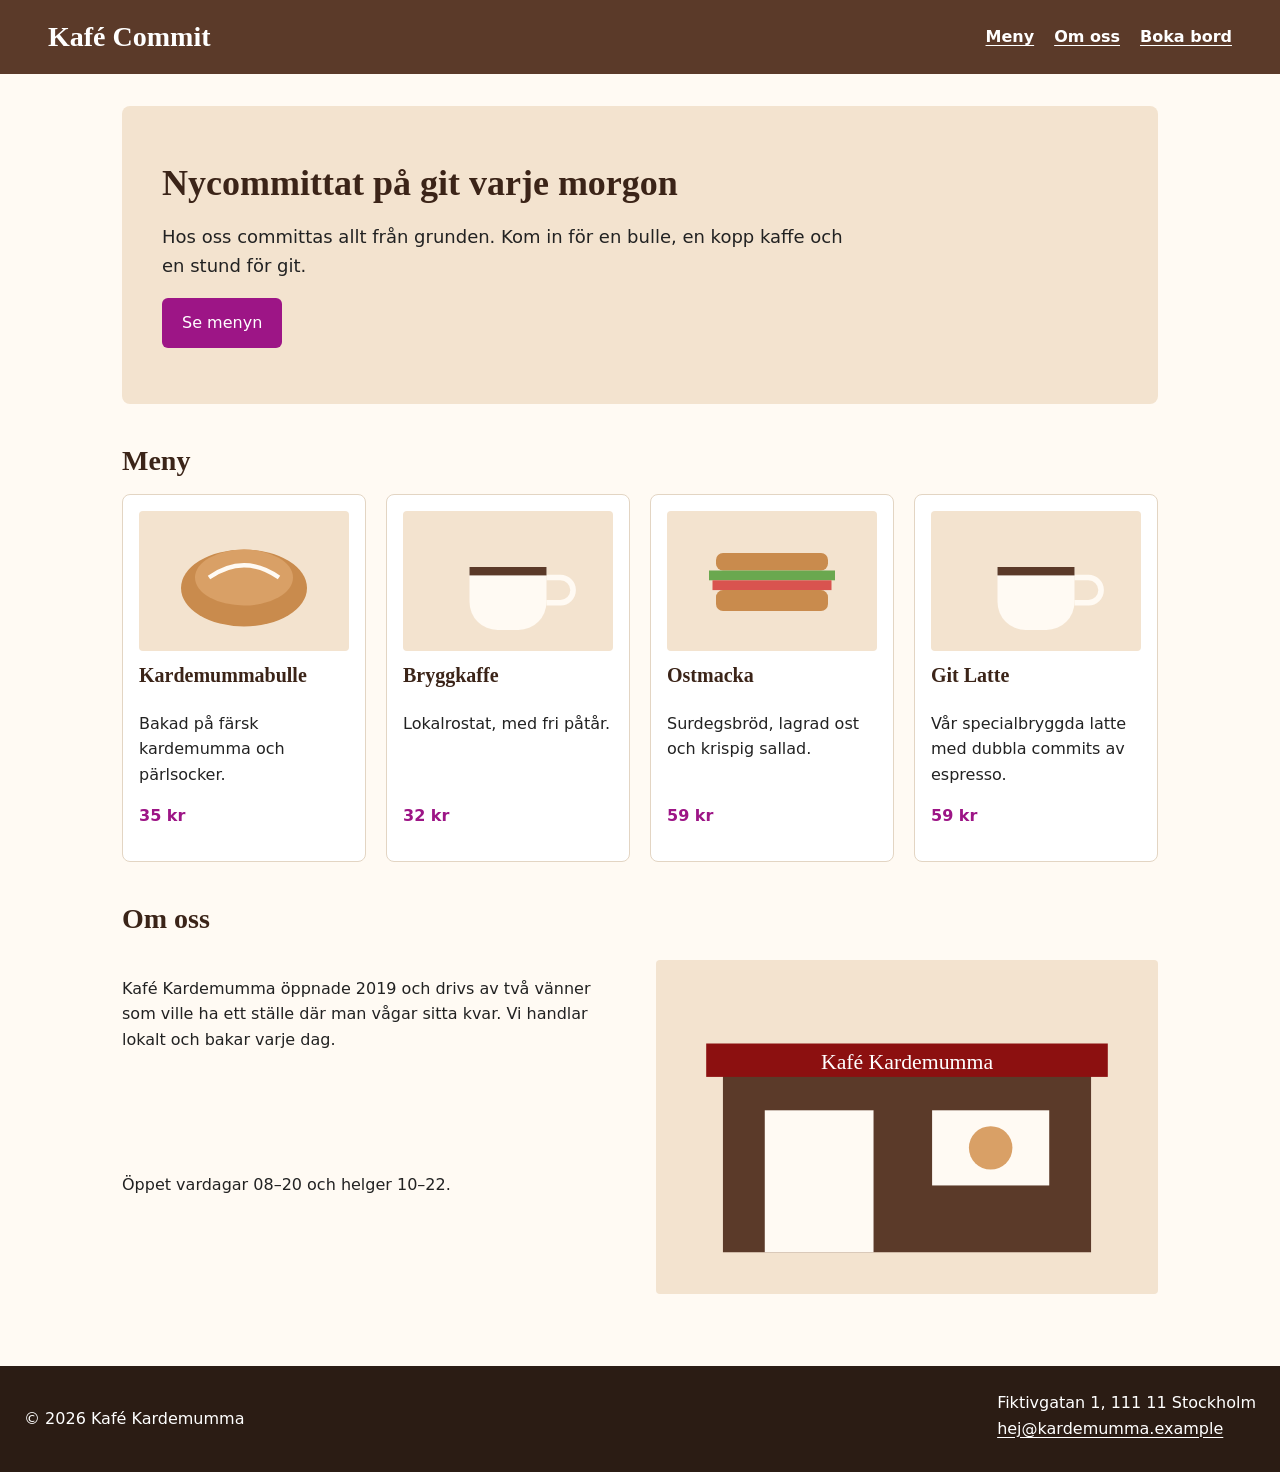
<file: index.html>
<!DOCTYPE html>
<html lang="sv">
<head>
  <meta charset="UTF-8">
  <meta name="viewport" content="width=device-width, initial-scale=1.0">
  <title>Kafé Kardemumma – Dagliga färdigbryggda commits!</title>
  <link rel="stylesheet" href="css/variables.css">
  <link rel="stylesheet" href="css/base.css">
  <link rel="stylesheet" href="css/layout.css">
  <link rel="stylesheet" href="css/components.css">
</head>
<body>
  <header>
    <h1>Kafé Commit</h1>
    <nav aria-label="Huvudmeny">
      <ul>
        <li><a href="#meny">Meny</a></li>
        <li><a href="#om-oss">Om oss</a></li>
        <li><a href="kontakt.html">Boka bord</a></li>
      </ul>
    </nav>
  </header>

  <main>
    <section id="hero">
      <h2>Nycommittat på git varje morgon</h2>
      <p>Hos oss committas allt från grunden. Kom in för en bulle, en kopp kaffe och en stund för git.</p>
      <a href="#meny" class="knapp">Se menyn</a>
    </section>

    <section id="meny">
      <h2>Meny</h2>
      <div class="meny-lista">
      <article>
        <img src="images/bulle.svg" alt="Illustration av en kardemummabulle">
        <h3>Kardemummabulle</h3>
        <p>Bakad på färsk kardemumma och pärlsocker.</p>
        <p class="pris">35 kr</p>
      </article>
      <article>
        <img src="images/kaffe.svg" alt="Illustration av en kaffekopp">
        <h3>Bryggkaffe</h3>
        <p>Lokalrostat, med fri påtår.</p>
        <p class="pris">32 kr</p>
      </article>
      <article>
        <img src="images/smorgas.svg" alt="Illustration av en smörgås">
        <h3>Ostmacka</h3>
        <p>Surdegsbröd, lagrad ost och krispig sallad.</p>
        <p class="pris">59 kr</p>
      </article>
       <article>
        <img src="images/kaffe.svg" alt="Illustration av en kaffekopp">
        <h3>Git Latte</h3>
        <p>Vår specialbryggda latte med dubbla commits av espresso.</p>
        <p class="pris">59 kr</p>
      </article>
      </div>
    </section>

    <section id="om-oss">
      <h2>Om oss</h2>
      <img src="images/kafe.svg" alt="Illustration av Kafé Kardemummas fasad">
      <p>Kafé Kardemumma öppnade 2019 och drivs av två vänner som ville ha ett ställe där man vågar sitta kvar. Vi handlar lokalt och bakar varje dag.</p>
      <p>Öppet vardagar 08–20 och helger 10–22.</p>
    </section>
  </main>

  <footer>
    <p>&copy; 2026 Kafé Kardemumma</p>
    <address>
      Fiktivgatan 1, 111 11 Stockholm<br>
      <a href="mailto:hej@kardemumma.example">hej@kardemumma.example</a>
    </address>
  </footer>
</body>
</html>
</file>
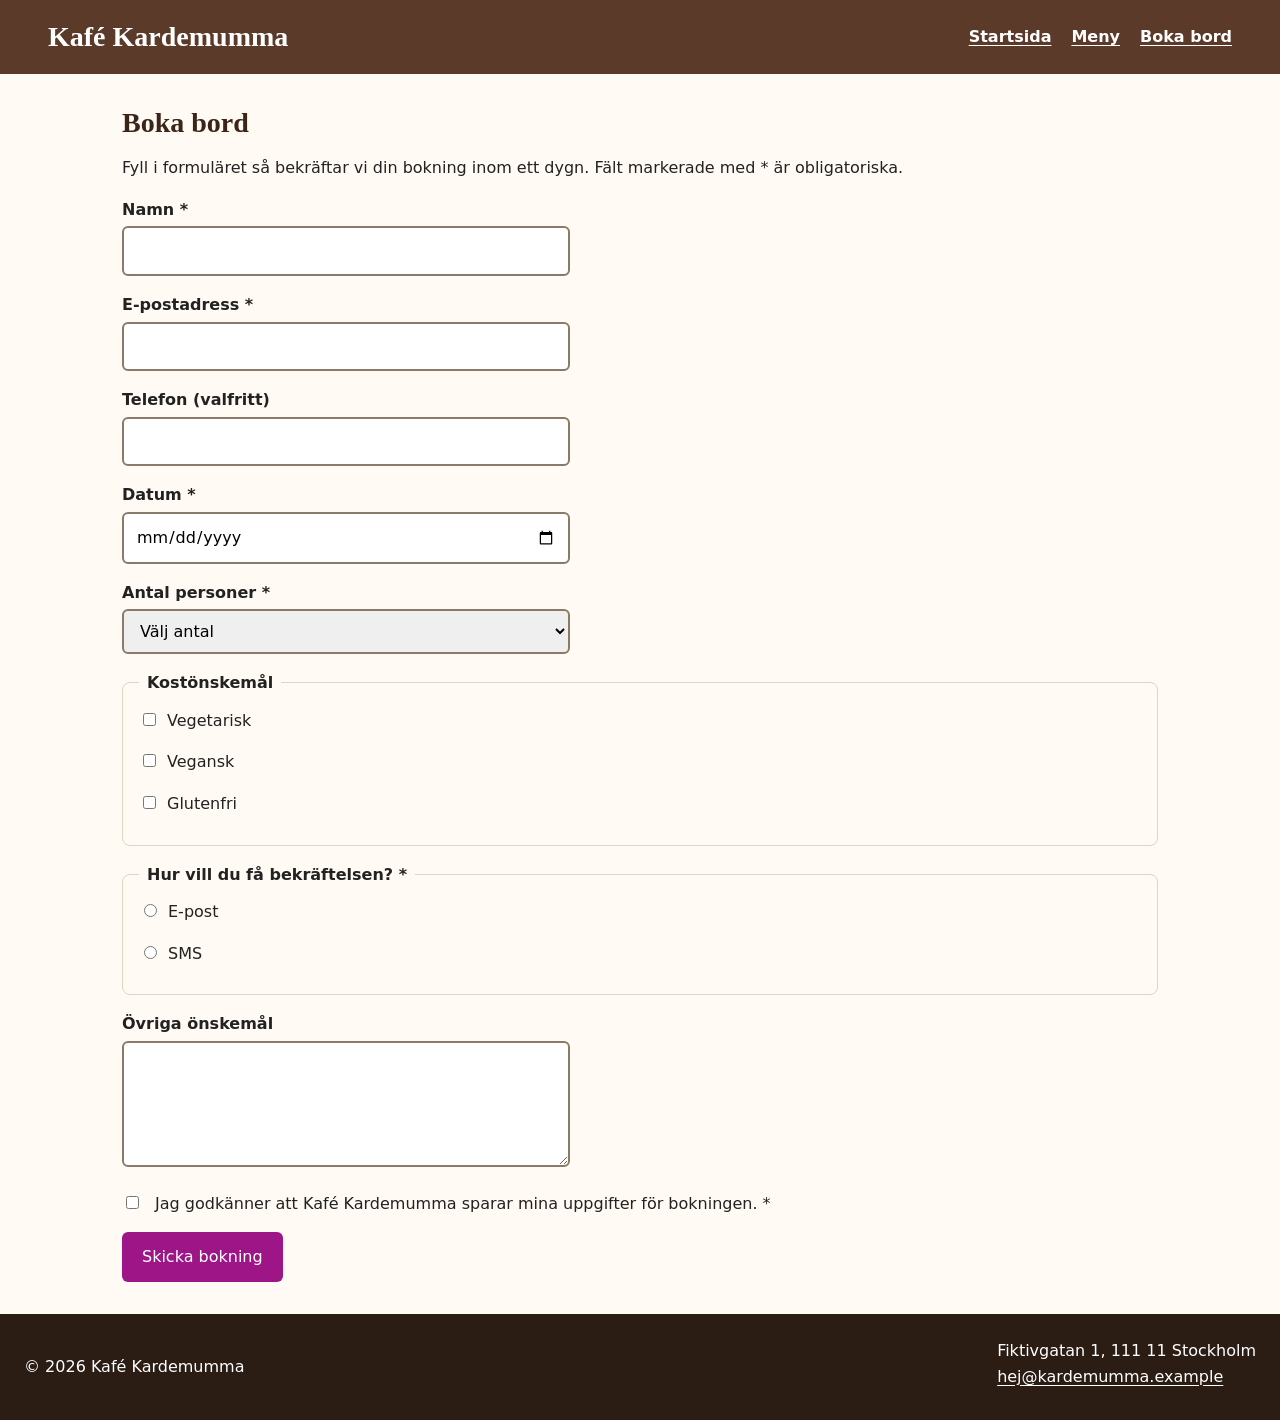
<file: kontakt.html>
<!DOCTYPE html>
<html lang="sv">
<head>
  <meta charset="UTF-8">
  <meta name="viewport" content="width=device-width, initial-scale=1.0">
  <title>Boka bord – Kafé Kardemumma</title>
  <link rel="stylesheet" href="css/variables.css">
  <link rel="stylesheet" href="css/base.css">
  <link rel="stylesheet" href="css/layout.css">
  <link rel="stylesheet" href="css/components.css">
</head>
<body>
  <header>
    <h1>Kafé Kardemumma</h1>
    <nav aria-label="Huvudmeny">
      <ul>
        <li><a href="index.html">Startsida</a></li>
        <li><a href="index.html#meny">Meny</a></li>
        <li><a href="kontakt.html" aria-current="page">Boka bord</a></li>
      </ul>
    </nav>
  </header>

  <main>
    <h2>Boka bord</h2>
    <p>Fyll i formuläret så bekräftar vi din bokning inom ett dygn. Fält markerade med * är obligatoriska.</p>

    <form action="#" method="post">
      <div class="falt">
        <label for="namn">Namn *</label>
        <input type="text" id="namn" name="namn" autocomplete="name" required>
      </div>

      <div class="falt">
        <label for="epost">E-postadress *</label>
        <input type="email" id="epost" name="epost" autocomplete="email" required>
      </div>

      <div class="falt">
        <label for="telefon">Telefon (valfritt)</label>
        <input type="tel" id="telefon" name="telefon" autocomplete="tel">
      </div>

      <div class="falt">
        <label for="datum">Datum *</label>
        <input type="date" id="datum" name="datum" required>
      </div>

      <div class="falt">
        <label for="antal">Antal personer *</label>
        <select id="antal" name="antal" required>
          <option value="">Välj antal</option>
          <option value="1">1 person</option>
          <option value="2">2 personer</option>
          <option value="3">3 personer</option>
          <option value="4">4 personer</option>
          <option value="5plus">5 eller fler</option>
        </select>
      </div>

      <fieldset>
        <legend>Kostönskemål</legend>
        <div class="val"><input type="checkbox" id="veg" name="kost" value="vegetarisk"><label for="veg">Vegetarisk</label></div>
        <div class="val"><input type="checkbox" id="vegan" name="kost" value="vegansk"><label for="vegan">Vegansk</label></div>
        <div class="val"><input type="checkbox" id="gluten" name="kost" value="glutenfri"><label for="gluten">Glutenfri</label></div>
      </fieldset>

      <fieldset>
        <legend>Hur vill du få bekräftelsen? *</legend>
        <div class="val"><input type="radio" id="via-epost" name="svar" value="epost" required><label for="via-epost">E-post</label></div>
        <div class="val"><input type="radio" id="via-sms" name="svar" value="sms"><label for="via-sms">SMS</label></div>
      </fieldset>

      <div class="falt">
        <label for="onskemal">Övriga önskemål</label>
        <textarea id="onskemal" name="onskemal" rows="4"></textarea>
      </div>

      <div class="val">
        <input type="checkbox" id="samtycke" name="samtycke" required>
        <label for="samtycke">Jag godkänner att Kafé Kardemumma sparar mina uppgifter för bokningen. *</label>
      </div>

      <button type="submit" class="knapp">Skicka bokning</button>
    </form>
  </main>

  <footer>
    <p>&copy; 2026 Kafé Kardemumma</p>
    <address>
      Fiktivgatan 1, 111 11 Stockholm<br>
      <a href="mailto:hej@kardemumma.example">hej@kardemumma.example</a>
    </address>
  </footer>
</body>
</html>
</file>
<file: css/variables.css>
/* Designtokens från Kafé Kardemummas design. Ändra här – det slår igenom överallt. */
:root {
  /* Färger */
  --color-primary: #9d1586;
  --color-primary-dark: #5e0a0a;
  --color-brown: #5b3a29;
  --color-brown-dark: #2b1c14;
  --color-heading: #3b2418;
  --color-text: #222222;
  --color-bg: #fffaf3;
  --color-surface: #ffffff;
  --color-tint: #f3e3cf;
  --color-border: #e3d5c3;
  --color-input-border: #8a7a6a;
  --color-focus: #1a73e8;

  /* Typografi */
  --font-body: system-ui, -apple-system, "Segoe UI", Roboto, sans-serif;
  --font-heading: Georgia, "Times New Roman", serif;
  --fs-base: 1rem;
  --fs-lead: 1.125rem;
  --fs-h3: 1.25rem;
  --fs-h2: 1.75rem;
  --fs-hero: 2.25rem;

  /* Avstånd (8-punktsskala) */
  --space-1: 8px;
  --space-2: 16px;
  --space-3: 24px;
  --space-4: 32px;
  --space-5: 48px;

  /* Övrigt */
  --radius: 8px;
  --radius-sm: 6px;
  --max-width: 1100px;
}
</file>
<file: css/base.css>
/* Grundregler: reset, body, rubriker, länkar */
*,
*::before,
*::after {
  box-sizing: border-box;
}

body {
  margin: 0;
  font-family: var(--font-body);
  font-size: var(--fs-base);
  line-height: 1.6;
  color: var(--color-text);
  background-color: var(--color-bg);
}

h1,
h2,
h3 {
  font-family: var(--font-heading);
  line-height: 1.2;
  color: var(--color-heading);
}

h2 {
  font-size: var(--fs-h2);
  margin: 0 0 var(--space-2);
}

h3 {
  font-size: var(--fs-h3);
  margin: 12px 0 var(--space-1);
}

a {
  color: var(--color-primary);
  text-underline-offset: 3px;
}

a:hover {
  color: var(--color-primary-dark);
}

a:focus-visible,
button:focus-visible,
input:focus-visible,
select:focus-visible,
textarea:focus-visible {
  outline: 3px solid var(--color-focus);
  outline-offset: 2px;
}

img {
  max-width: 100%;
  height: auto;
}

address {
  font-style: normal;
}
</file>
<file: css/layout.css>
/* Layout: sidans stora delar. Flexbox och Grid. Mobile first. */
header {
  display: flex;
  flex-wrap: wrap;
  align-items: center;
  justify-content: space-between;
  gap: var(--space-1) var(--space-3);
  background-color: var(--color-brown);
  color: #ffffff;
  padding: var(--space-2) var(--space-3);
}

header h1 {
  margin: 0;
  color: #ffffff;
  font-size: 1.75rem;
}

nav ul {
  display: flex;
  gap: 20px;
  list-style: none;
  margin: 0;
  padding: 0;
}

main {
  padding: var(--space-3);
  max-width: var(--max-width);
  margin: 0 auto;
}

section {
  margin-bottom: 40px;
}

.meny-lista {
  display: grid;
  grid-template-columns: repeat(auto-fit, minmax(240px, 1fr));
  gap: 20px;
}

#om-oss {
  display: grid;
  grid-template-columns: 1fr;
  gap: var(--space-1) var(--space-4);
}

#om-oss h2 {
  grid-column: 1 / -1;
}

footer {
  display: flex;
  flex-wrap: wrap;
  justify-content: space-between;
  gap: var(--space-2);
  background-color: var(--color-brown-dark);
  color: #ffffff;
  padding: var(--space-3);
}

@media (min-width: 600px) {
  main {
    padding: var(--space-4);
  }
}

@media (min-width: 900px) {
  header {
    padding: 20px var(--space-5);
  }

  #om-oss {
    grid-template-columns: 1fr 1fr;
    align-items: start;
  }

  #om-oss img {
    grid-row: 2 / span 2;
    grid-column: 2;
  }
}
</file>
<file: css/components.css>
/* Komponenter: återanvändbara delar (nav-länkar, kort, knapp, hero, formulär) */
nav a {
  color: #ffffff;
  font-weight: 600;
}

footer a {
  color: #ffffff;
}

.knapp {
  display: inline-block;
  background-color: var(--color-primary);
  color: #ffffff;
  padding: 12px 20px;
  border: 0;
  border-radius: var(--radius-sm);
  text-decoration: none;
  font: inherit;
  cursor: pointer;
}

.knapp:hover {
  background-color: var(--color-primary-dark);
  color: #ffffff;
}

/* Kort */
article {
  display: flex;
  flex-direction: column;
  background-color: var(--color-surface);
  border: 1px solid var(--color-border);
  border-radius: var(--radius);
  padding: var(--space-2);
}

article img,
#om-oss img {
  border-radius: 4px;
}

.pris {
  margin-top: auto;
  font-weight: 700;
  color: var(--color-primary);
}

/* Hero */
#hero {
  background-color: var(--color-tint);
  padding: var(--space-4) var(--space-3);
  border-radius: var(--radius);
}

#hero p {
  font-size: var(--fs-lead);
  max-width: 60ch;
}

@media (min-width: 600px) {
  #hero {
    padding: 56px 40px;
  }

  #hero h2 {
    font-size: var(--fs-hero);
  }
}

/* Formulär */
.falt,
.val {
  margin-bottom: var(--space-2);
}

label {
  display: block;
  font-weight: 600;
  margin-bottom: 4px;
}

.val label {
  display: inline;
  font-weight: 400;
  margin-left: var(--space-1);
}

input[type="text"],
input[type="email"],
input[type="tel"],
input[type="date"],
select,
textarea {
  width: 100%;
  max-width: 28rem;
  padding: 10px 12px;
  border: 2px solid var(--color-input-border);
  border-radius: var(--radius-sm);
  font: inherit;
}

fieldset {
  border: 1px solid var(--color-border);
  border-radius: var(--radius);
  margin: 0 0 var(--space-2);
  padding: 12px var(--space-2);
}

legend {
  font-weight: 700;
  padding: 0 var(--space-1);
}
</file>
